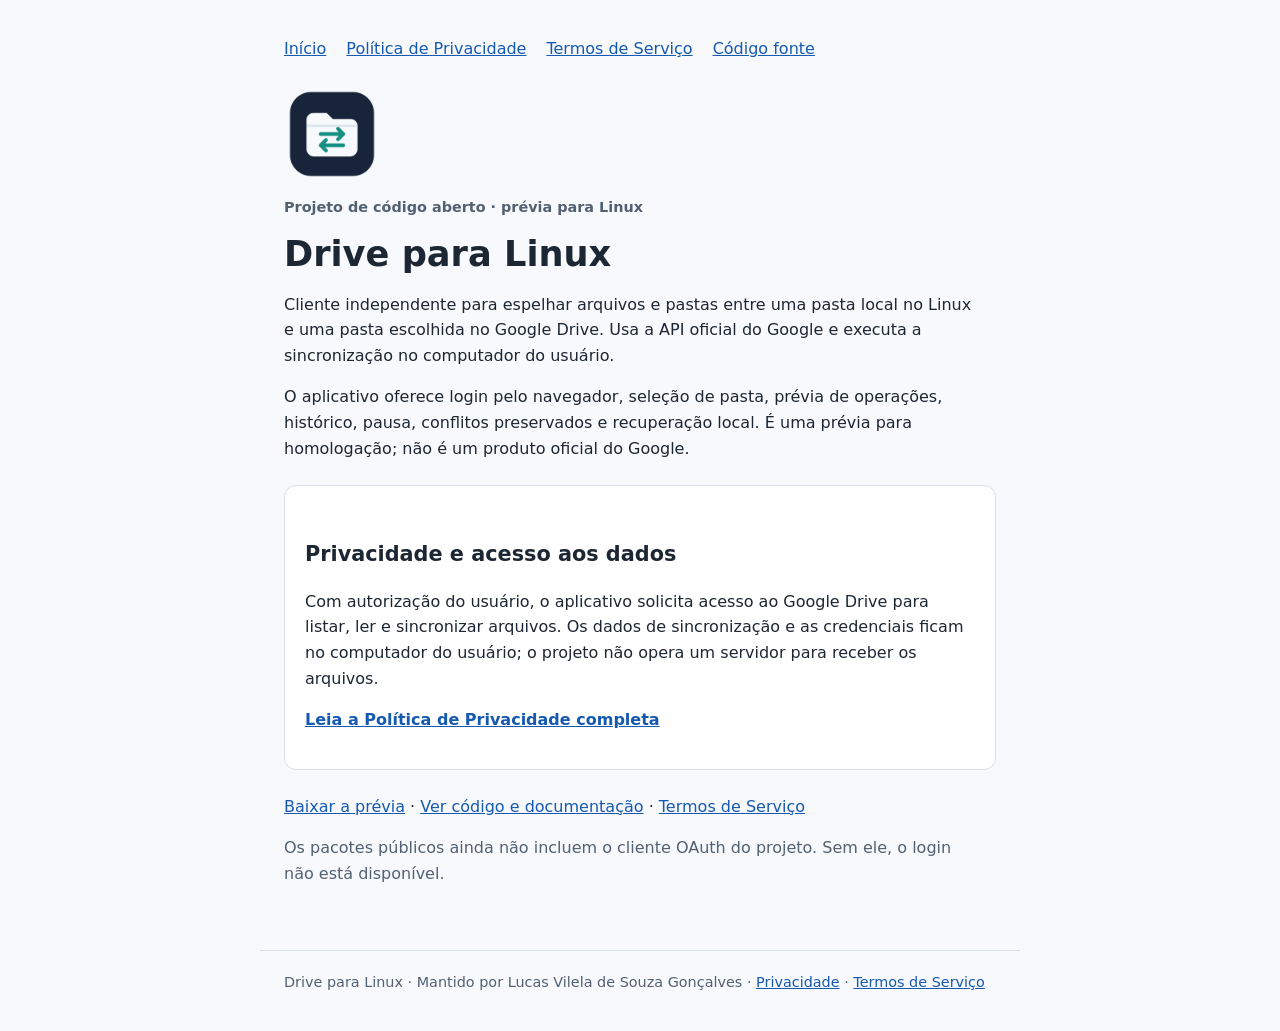
<file: docs/index.html>
<!doctype html>
<html lang="pt-BR">
<head>
  <meta charset="utf-8">
  <meta name="viewport" content="width=device-width, initial-scale=1">
  <meta name="description" content="Drive para Linux: cliente independente e de código aberto para espelhamento do Google Drive no Linux.">
  <title>Drive para Linux — cliente independente</title>
  <link rel="stylesheet" href="assets/site.css">
</head>
<body>
  <header>
    <nav aria-label="Navegação principal">
      <a href="./" aria-current="page">Início</a>
      <a href="privacy/">Política de Privacidade</a>
      <a href="terms/">Termos de Serviço</a>
      <a href="https://github.com/goncalvesl/gdrive-clone">Código fonte</a>
    </nav>
  </header>
  <main>
    <img class="logo" src="assets/logo.png" alt="Ícone do Drive para Linux" width="96" height="96">
    <p class="eyebrow">Projeto de código aberto · prévia para Linux</p>
    <h1>Drive para Linux</h1>
    <p>Cliente independente para espelhar arquivos e pastas entre uma pasta local no Linux e uma pasta escolhida no Google Drive. Usa a API oficial do Google e executa a sincronização no computador do usuário.</p>
    <p>O aplicativo oferece login pelo navegador, seleção de pasta, prévia de operações, histórico, pausa, conflitos preservados e recuperação local. É uma prévia para homologação; não é um produto oficial do Google.</p>
    <div class="card">
      <h2>Privacidade e acesso aos dados</h2>
      <p>Com autorização do usuário, o aplicativo solicita acesso ao Google Drive para listar, ler e sincronizar arquivos. Os dados de sincronização e as credenciais ficam no computador do usuário; o projeto não opera um servidor para receber os arquivos.</p>
      <p><a href="privacy/"><strong>Leia a Política de Privacidade completa</strong></a></p>
    </div>
    <p><a href="https://github.com/goncalvesl/gdrive-clone/releases">Baixar a prévia</a> · <a href="https://github.com/goncalvesl/gdrive-clone">Ver código e documentação</a> · <a href="terms/">Termos de Serviço</a></p>
    <p class="muted">Os pacotes públicos ainda não incluem o cliente OAuth do projeto. Sem ele, o login não está disponível.</p>
  </main>
  <footer>Drive para Linux · Mantido por Lucas Vilela de Souza Gonçalves · <a href="privacy/">Privacidade</a> · <a href="terms/">Termos de Serviço</a></footer>
</body>
</html>
</file>
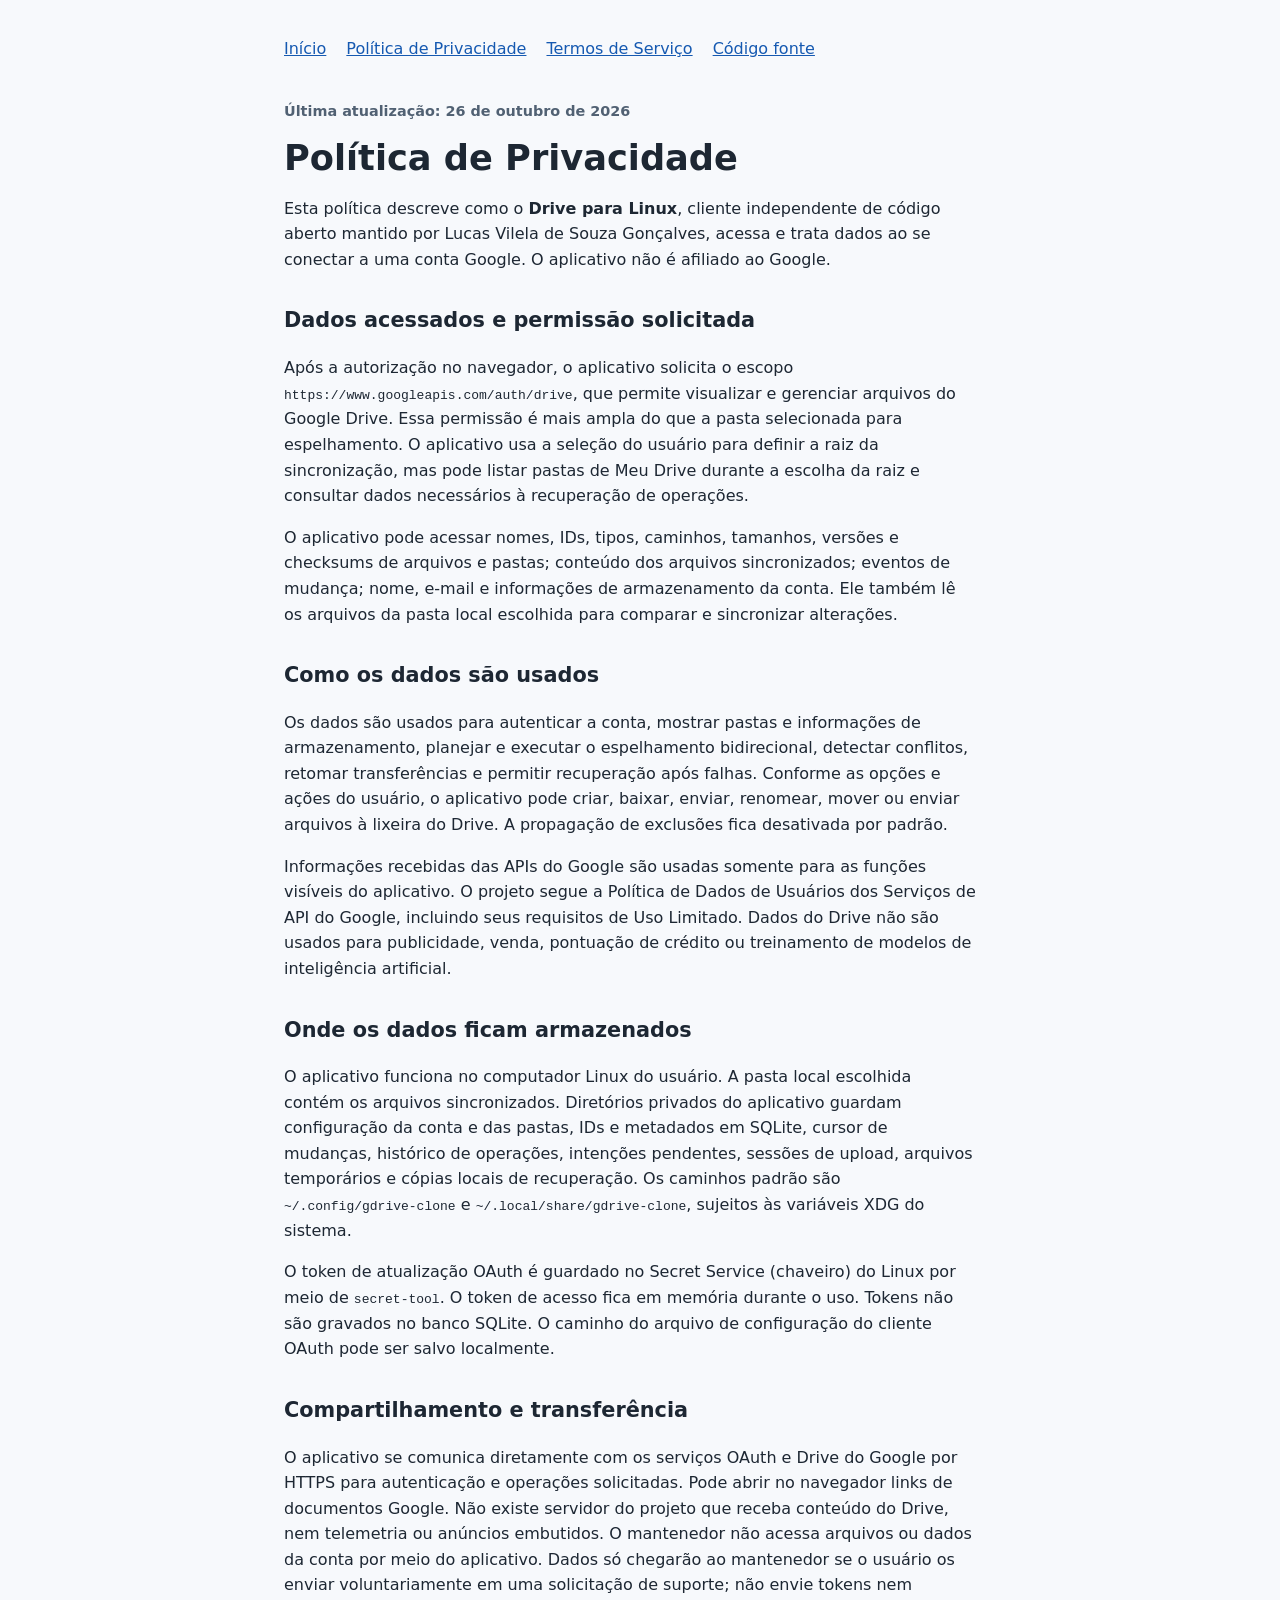
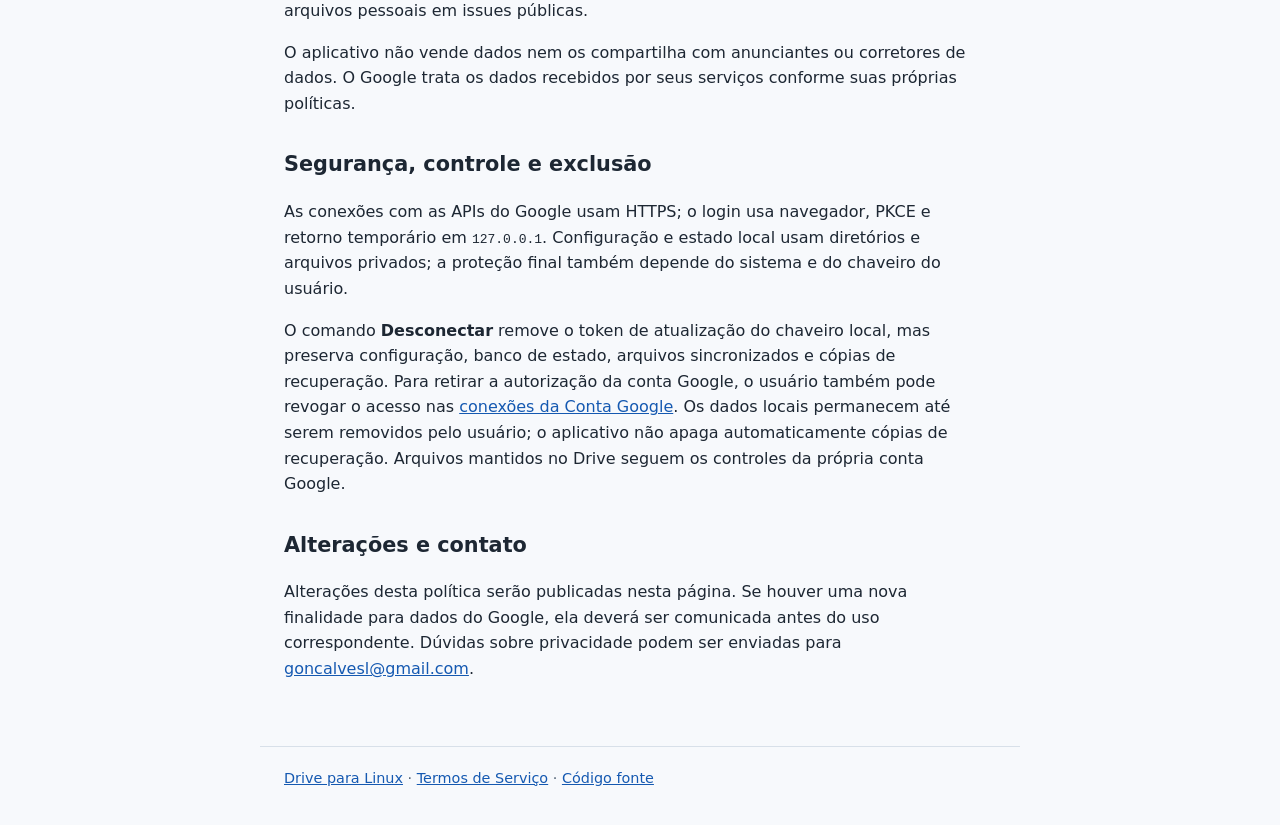
<file: docs/privacy/index.html>
<!doctype html>
<html lang="pt-BR">
<head>
  <meta charset="utf-8">
  <meta name="viewport" content="width=device-width, initial-scale=1">
  <meta name="description" content="Política de Privacidade do aplicativo Drive para Linux.">
  <title>Política de Privacidade — Drive para Linux</title>
  <link rel="stylesheet" href="../assets/site.css">
</head>
<body>
  <header>
    <nav aria-label="Navegação principal">
      <a href="../">Início</a>
      <a href="./" aria-current="page">Política de Privacidade</a>
      <a href="../terms/">Termos de Serviço</a>
      <a href="https://github.com/goncalvesl/gdrive-clone">Código fonte</a>
    </nav>
  </header>
  <main>
    <p class="eyebrow">Última atualização: 26 de outubro de 2026</p>
    <h1>Política de Privacidade</h1>
    <p>Esta política descreve como o <strong>Drive para Linux</strong>, cliente independente de código aberto mantido por Lucas Vilela de Souza Gonçalves, acessa e trata dados ao se conectar a uma conta Google. O aplicativo não é afiliado ao Google.</p>

    <h2>Dados acessados e permissão solicitada</h2>
    <p>Após a autorização no navegador, o aplicativo solicita o escopo <code>https://www.googleapis.com/auth/drive</code>, que permite visualizar e gerenciar arquivos do Google Drive. Essa permissão é mais ampla do que a pasta selecionada para espelhamento. O aplicativo usa a seleção do usuário para definir a raiz da sincronização, mas pode listar pastas de Meu Drive durante a escolha da raiz e consultar dados necessários à recuperação de operações.</p>
    <p>O aplicativo pode acessar nomes, IDs, tipos, caminhos, tamanhos, versões e checksums de arquivos e pastas; conteúdo dos arquivos sincronizados; eventos de mudança; nome, e-mail e informações de armazenamento da conta. Ele também lê os arquivos da pasta local escolhida para comparar e sincronizar alterações.</p>

    <h2>Como os dados são usados</h2>
    <p>Os dados são usados para autenticar a conta, mostrar pastas e informações de armazenamento, planejar e executar o espelhamento bidirecional, detectar conflitos, retomar transferências e permitir recuperação após falhas. Conforme as opções e ações do usuário, o aplicativo pode criar, baixar, enviar, renomear, mover ou enviar arquivos à lixeira do Drive. A propagação de exclusões fica desativada por padrão.</p>
    <p>Informações recebidas das APIs do Google são usadas somente para as funções visíveis do aplicativo. O projeto segue a Política de Dados de Usuários dos Serviços de API do Google, incluindo seus requisitos de Uso Limitado. Dados do Drive não são usados para publicidade, venda, pontuação de crédito ou treinamento de modelos de inteligência artificial.</p>

    <h2>Onde os dados ficam armazenados</h2>
    <p>O aplicativo funciona no computador Linux do usuário. A pasta local escolhida contém os arquivos sincronizados. Diretórios privados do aplicativo guardam configuração da conta e das pastas, IDs e metadados em SQLite, cursor de mudanças, histórico de operações, intenções pendentes, sessões de upload, arquivos temporários e cópias locais de recuperação. Os caminhos padrão são <code>~/.config/gdrive-clone</code> e <code>~/.local/share/gdrive-clone</code>, sujeitos às variáveis XDG do sistema.</p>
    <p>O token de atualização OAuth é guardado no Secret Service (chaveiro) do Linux por meio de <code>secret-tool</code>. O token de acesso fica em memória durante o uso. Tokens não são gravados no banco SQLite. O caminho do arquivo de configuração do cliente OAuth pode ser salvo localmente.</p>

    <h2>Compartilhamento e transferência</h2>
    <p>O aplicativo se comunica diretamente com os serviços OAuth e Drive do Google por HTTPS para autenticação e operações solicitadas. Pode abrir no navegador links de documentos Google. Não existe servidor do projeto que receba conteúdo do Drive, nem telemetria ou anúncios embutidos. O mantenedor não acessa arquivos ou dados da conta por meio do aplicativo. Dados só chegarão ao mantenedor se o usuário os enviar voluntariamente em uma solicitação de suporte; não envie tokens nem arquivos pessoais em issues públicas.</p>
    <p>O aplicativo não vende dados nem os compartilha com anunciantes ou corretores de dados. O Google trata os dados recebidos por seus serviços conforme suas próprias políticas.</p>

    <h2>Segurança, controle e exclusão</h2>
    <p>As conexões com as APIs do Google usam HTTPS; o login usa navegador, PKCE e retorno temporário em <code>127.0.0.1</code>. Configuração e estado local usam diretórios e arquivos privados; a proteção final também depende do sistema e do chaveiro do usuário.</p>
    <p>O comando <strong>Desconectar</strong> remove o token de atualização do chaveiro local, mas preserva configuração, banco de estado, arquivos sincronizados e cópias de recuperação. Para retirar a autorização da conta Google, o usuário também pode revogar o acesso nas <a href="https://myaccount.google.com/connections">conexões da Conta Google</a>. Os dados locais permanecem até serem removidos pelo usuário; o aplicativo não apaga automaticamente cópias de recuperação. Arquivos mantidos no Drive seguem os controles da própria conta Google.</p>

    <h2>Alterações e contato</h2>
    <p>Alterações desta política serão publicadas nesta página. Se houver uma nova finalidade para dados do Google, ela deverá ser comunicada antes do uso correspondente. Dúvidas sobre privacidade podem ser enviadas para <a href="mailto:goncalvesl@gmail.com">goncalvesl@gmail.com</a>.</p>
  </main>
  <footer><a href="../">Drive para Linux</a> · <a href="../terms/">Termos de Serviço</a> · <a href="https://github.com/goncalvesl/gdrive-clone">Código fonte</a></footer>
</body>
</html>
</file>
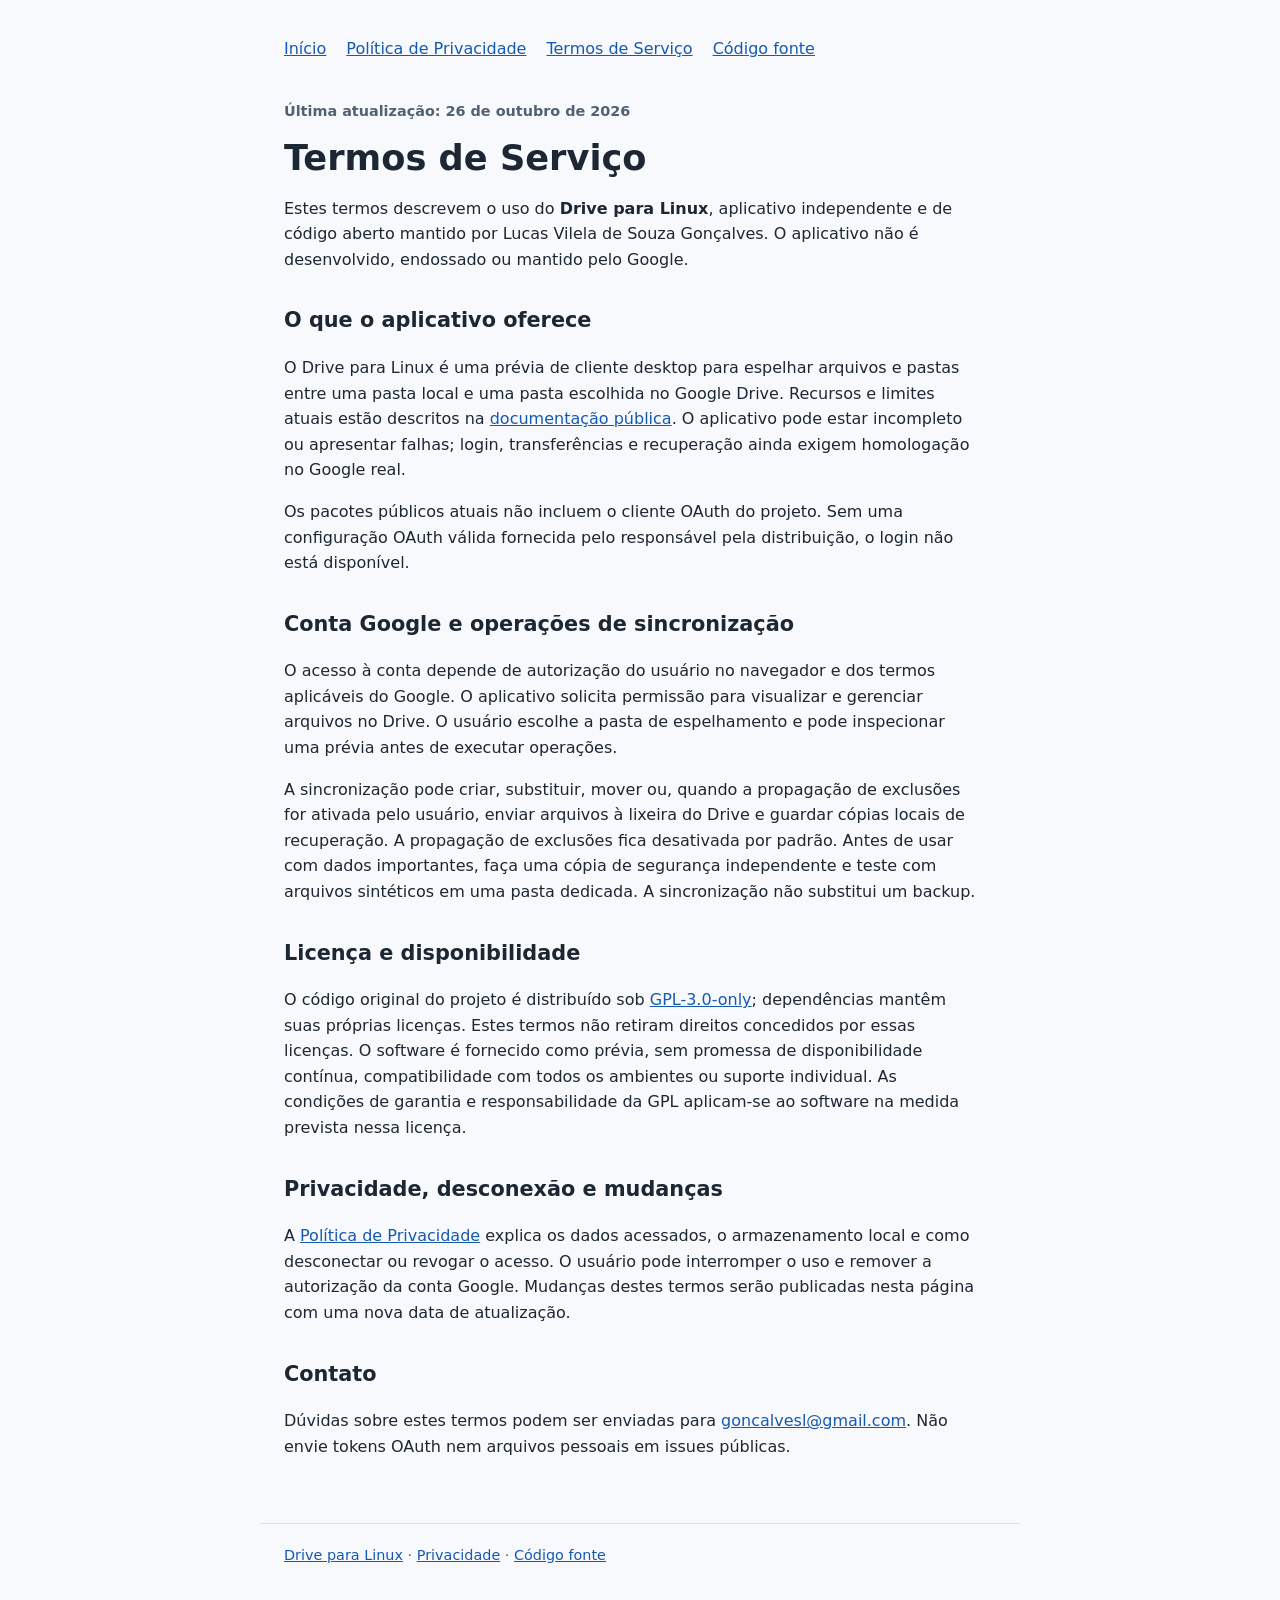
<file: docs/terms/index.html>
<!doctype html>
<html lang="pt-BR">
<head>
  <meta charset="utf-8">
  <meta name="viewport" content="width=device-width, initial-scale=1">
  <meta name="description" content="Termos de Serviço do aplicativo Drive para Linux.">
  <title>Termos de Serviço — Drive para Linux</title>
  <link rel="stylesheet" href="../assets/site.css">
</head>
<body>
  <header>
    <nav aria-label="Navegação principal">
      <a href="../">Início</a>
      <a href="../privacy/">Política de Privacidade</a>
      <a href="./" aria-current="page">Termos de Serviço</a>
      <a href="https://github.com/goncalvesl/gdrive-clone">Código fonte</a>
    </nav>
  </header>
  <main>
    <p class="eyebrow">Última atualização: 26 de outubro de 2026</p>
    <h1>Termos de Serviço</h1>
    <p>Estes termos descrevem o uso do <strong>Drive para Linux</strong>, aplicativo independente e de código aberto mantido por Lucas Vilela de Souza Gonçalves. O aplicativo não é desenvolvido, endossado ou mantido pelo Google.</p>

    <h2>O que o aplicativo oferece</h2>
    <p>O Drive para Linux é uma prévia de cliente desktop para espelhar arquivos e pastas entre uma pasta local e uma pasta escolhida no Google Drive. Recursos e limites atuais estão descritos na <a href="https://github.com/goncalvesl/gdrive-clone">documentação pública</a>. O aplicativo pode estar incompleto ou apresentar falhas; login, transferências e recuperação ainda exigem homologação no Google real.</p>
    <p>Os pacotes públicos atuais não incluem o cliente OAuth do projeto. Sem uma configuração OAuth válida fornecida pelo responsável pela distribuição, o login não está disponível.</p>

    <h2>Conta Google e operações de sincronização</h2>
    <p>O acesso à conta depende de autorização do usuário no navegador e dos termos aplicáveis do Google. O aplicativo solicita permissão para visualizar e gerenciar arquivos no Drive. O usuário escolhe a pasta de espelhamento e pode inspecionar uma prévia antes de executar operações.</p>
    <p>A sincronização pode criar, substituir, mover ou, quando a propagação de exclusões for ativada pelo usuário, enviar arquivos à lixeira do Drive e guardar cópias locais de recuperação. A propagação de exclusões fica desativada por padrão. Antes de usar com dados importantes, faça uma cópia de segurança independente e teste com arquivos sintéticos em uma pasta dedicada. A sincronização não substitui um backup.</p>

    <h2>Licença e disponibilidade</h2>
    <p>O código original do projeto é distribuído sob <a href="https://github.com/goncalvesl/gdrive-clone/blob/main/LICENSE">GPL-3.0-only</a>; dependências mantêm suas próprias licenças. Estes termos não retiram direitos concedidos por essas licenças. O software é fornecido como prévia, sem promessa de disponibilidade contínua, compatibilidade com todos os ambientes ou suporte individual. As condições de garantia e responsabilidade da GPL aplicam-se ao software na medida prevista nessa licença.</p>

    <h2>Privacidade, desconexão e mudanças</h2>
    <p>A <a href="../privacy/">Política de Privacidade</a> explica os dados acessados, o armazenamento local e como desconectar ou revogar o acesso. O usuário pode interromper o uso e remover a autorização da conta Google. Mudanças destes termos serão publicadas nesta página com uma nova data de atualização.</p>

    <h2>Contato</h2>
    <p>Dúvidas sobre estes termos podem ser enviadas para <a href="mailto:goncalvesl@gmail.com">goncalvesl@gmail.com</a>. Não envie tokens OAuth nem arquivos pessoais em issues públicas.</p>
  </main>
  <footer><a href="../">Drive para Linux</a> · <a href="../privacy/">Privacidade</a> · <a href="https://github.com/goncalvesl/gdrive-clone">Código fonte</a></footer>
</body>
</html>
</file>
<file: docs/assets/site.css>
:root{color-scheme:light dark;font-family:system-ui,-apple-system,BlinkMacSystemFont,"Segoe UI",sans-serif;line-height:1.6}
*{box-sizing:border-box}
body{margin:0;background:#f7f9fc;color:#1d2733}
main,header,footer{max-width:760px;margin:auto;padding:0 24px}
header{padding-top:36px}
main{padding-top:24px;padding-bottom:48px}
footer{padding-top:20px;padding-bottom:36px;border-top:1px solid #d8e0e9;font-size:.9rem;color:#516173}
h1{line-height:1.2;font-size:2.2rem;margin:.5rem 0 1rem}
h2{font-size:1.3rem;margin-top:2rem}
p,li{max-width:68ch}
a{color:#1559b1}
nav{display:flex;gap:1.25rem;flex-wrap:wrap}
.eyebrow{color:#516173;font-weight:600;font-size:.9rem}
.logo{display:block;width:96px;height:96px}
.card{background:#fff;border:1px solid #d8e0e9;border-radius:12px;padding:20px;margin:24px 0}
.muted{color:#516173}
@media(prefers-color-scheme:dark){body{background:#111821;color:#e9eef5}footer{border-color:#3b4959;color:#aab9c9}a{color:#89b6ff}.eyebrow,.muted{color:#aab9c9}.card{background:#1b2633;border-color:#3b4959}}
</file>
